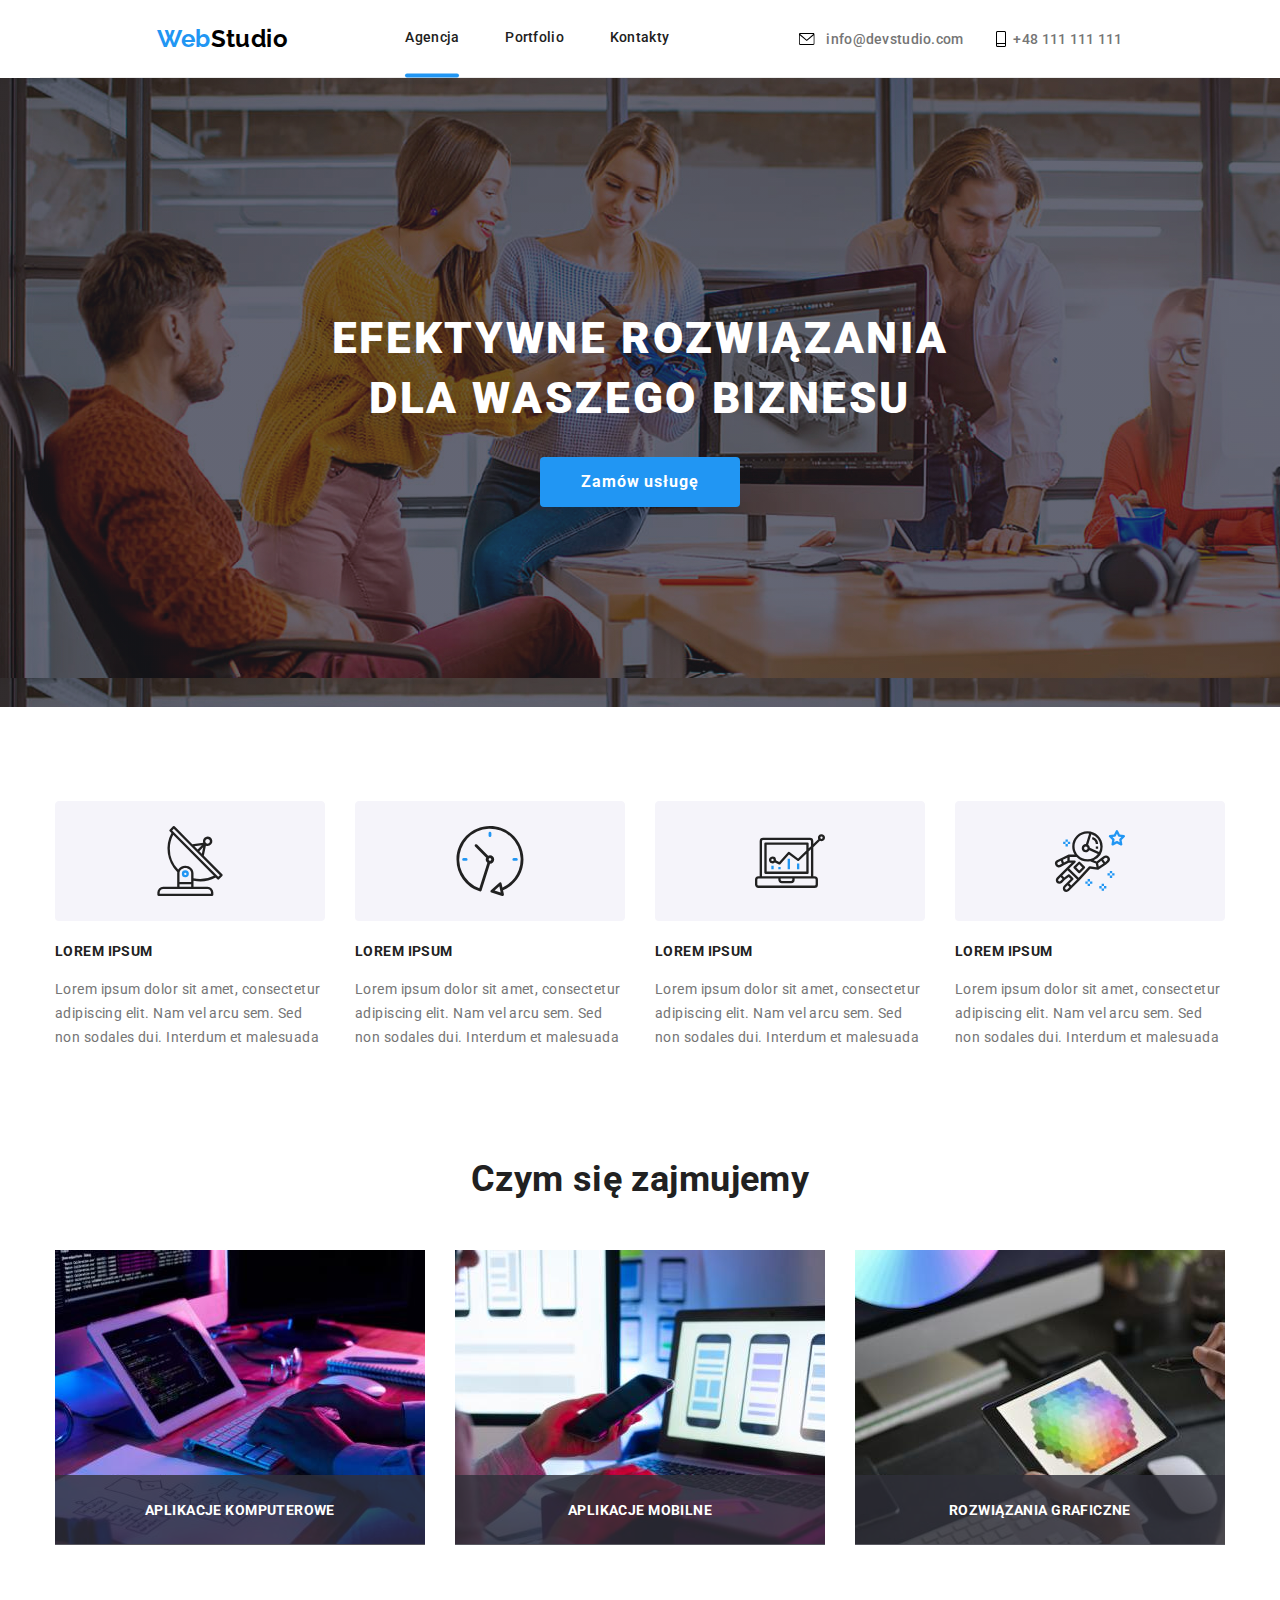
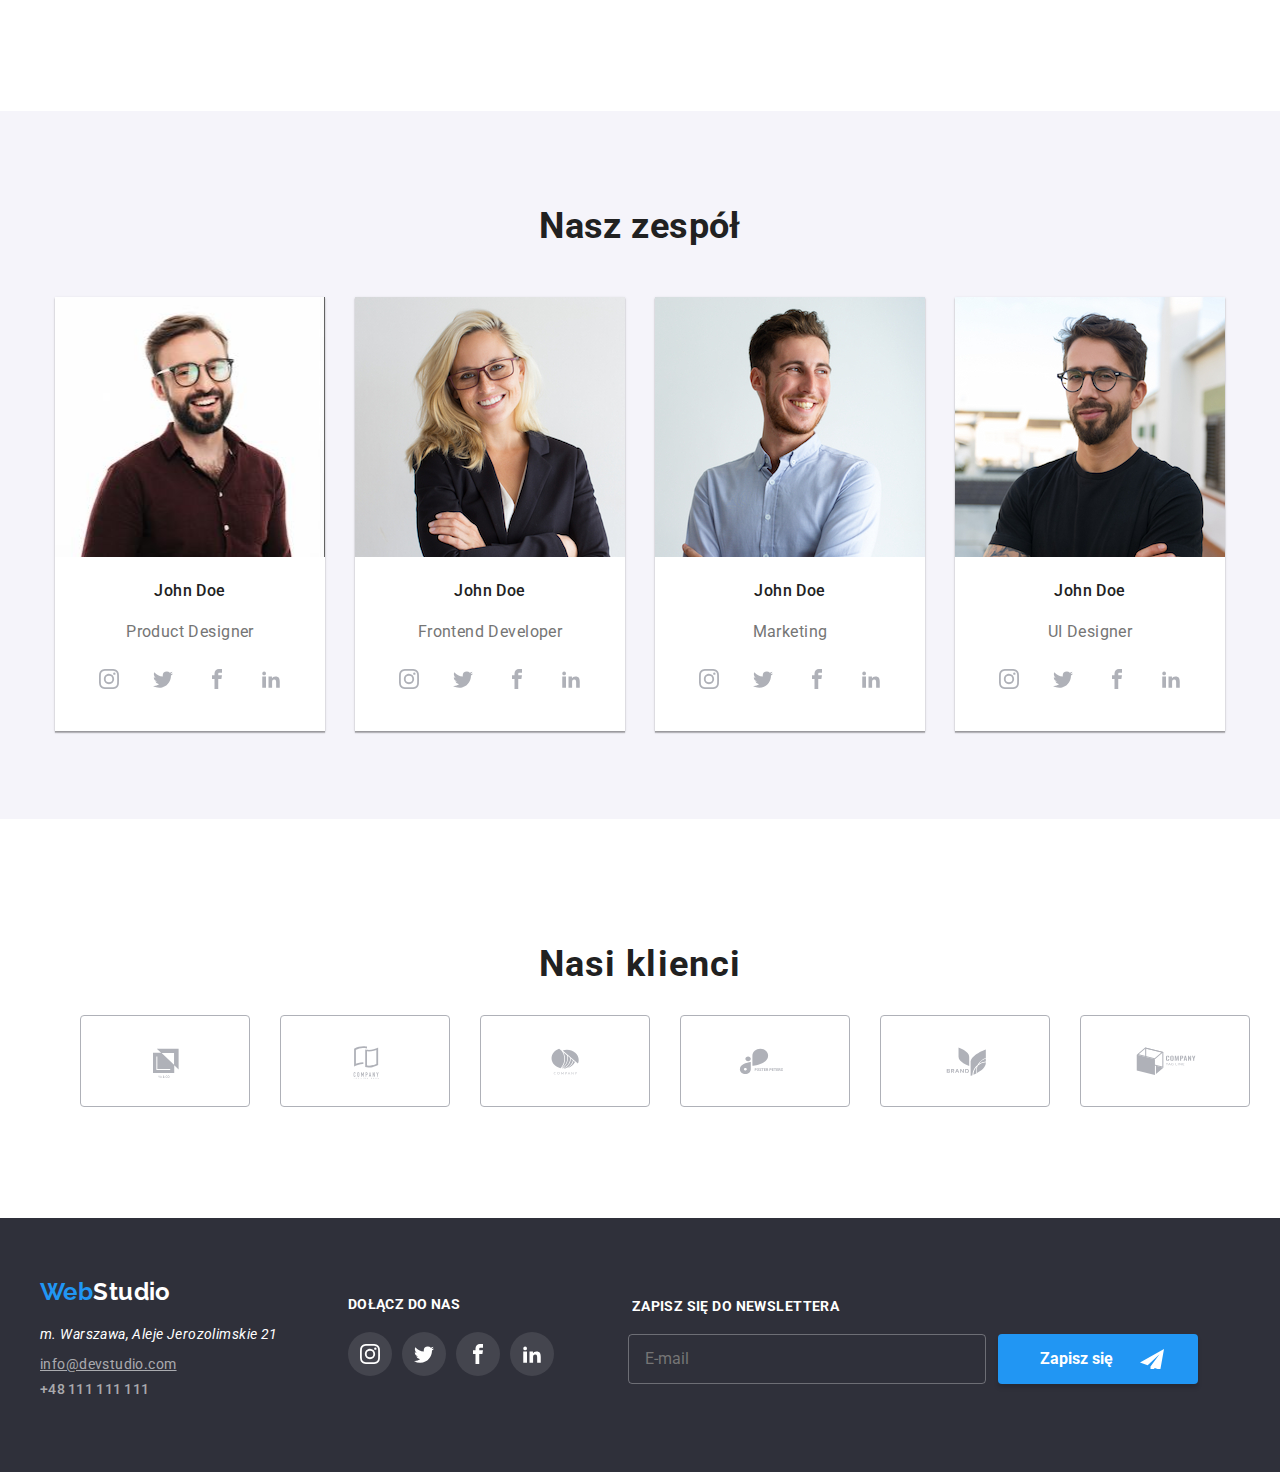
<file: index.html>
<!DOCTYPE html>
<html lang="pl-PL">
 <head> 
    <meta charset="UTF-8"/>
    <meta http-equiv="X-UA-Compatible" content="IE=edge" />
    <meta name="viewport" content="width=device-width, initial-scale=1.0" />
    <link rel="stylesheet" href="./css/modern-normalize.css">
    <link href="./css/styles.css" rel="stylesheet" />
    <title>Studio</title>
    <link rel="preconnect" href="https://fonts.googleapis.com">
    <link rel="preconnect" href="https://fonts.gstatic.com" crossorigin>
    <link href="https://fonts.googleapis.com/css2?family=Raleway:wght@700&family=Roboto:wght@400;500;700;900&display=swap" rel="stylesheet">
 </head> 
<body>
    <header class="header-container container">
        <a href="index.html" class="Logo"><span>Web</span>Studio</a>
        <nav class="nav-container">
        <ul class="nav-container-list">
            <li><a class="site-nav active" href="index.html">Agencja</a></li>
                <li><a class="site-nav" href="portfolio.html">Portfolio</a></li>
                <li><a class="site-nav" href="contacts.html">Kontakty</a></li>
            </ul>
        </nav>
            <ul class="nav-container-contact">
                <li><a class="contact" href="mailto:info@devstudio.com">
                    <svg class="contact-icon" width="16" height="12">
                        <use xlink:href="./images/icons.svg#icon-envelope"
                        width="16"
                        heigh="12"
                        y="-2"></use>
                    </svg>
                    info@devstudio.com</a></li>
                <li><a class="contact" href="tel:+48111111111">
                    <svg class="contact-icon" width="10" height="16">
                        <use xlink:href="./images/icons.svg#icon-smartphone"
                        width="10"
                        height="16"></use>
                    </svg>
                    +48 111 111 111
                </a></li>
            </ul>
        </header>
        <div class="background">
        <section class="main-background-container">
            <h1 class="main-header">EFEKTYWNE ROZWIĄZANIA <br />
                DLA WASZEGO BIZNESU</h1>
            <button class="main-button" type="button" data-modal-open>Zamów usługę</button>
        </section>
        </div>
        <section class="section">
            <div class="container">
            <ul class="lorem-text-container">
                <li>
                    <div class="lorem-icon">
                        <svg width="270" height="120">
                            <use xlink:href="./images/icons.svg#icon-group-1"></use>
                        </svg>
                    </div>
                    <h4 class="little-header">LOREM IPSUM</h4>
                    <p class="little-header-text">Lorem ipsum dolor sit amet, consectetur <br />
                         adipiscing elit. Nam vel arcu sem. Sed <br />
                         non sodales dui. Interdum et malesuada</p>
                </li>
                <li>
                    <div class="lorem-icon">
                        <svg width="270" height="120">
                            <use xlink:href="./images/icons.svg#icon-group-2"></use>
                        </svg>
                    </div>
                    <h4 class="little-header">LOREM IPSUM</h4>
                    <p class="little-header-text">Lorem ipsum dolor sit amet, consectetur <br />
                         adipiscing elit. Nam vel arcu sem. Sed <br />
                         non sodales dui. Interdum et malesuada</p>
                </li>
                <li>
                    <div class="lorem-icon">
                        <svg width="270" height="120">
                            <use xlink:href="./images/icons.svg#icon-group-3"></use>
                        </svg>
                    </div>
                    <h4 class="little-header">LOREM IPSUM</h4>
                    <p class="little-header-text">Lorem ipsum dolor sit amet, consectetur <br />
                         adipiscing elit. Nam vel arcu sem. Sed <br />
                         non sodales dui. Interdum et malesuada</p>
                </li>
                <li>
                    <div class="lorem-icon">
                        <svg width="270" height="120">
                            <use xlink:href="./images/icons.svg#icon-group-4"></use>
                        </svg>
                    </div>
                    <h4 class="little-header">LOREM IPSUM</h4>
                    <p class="little-header-text">Lorem ipsum dolor sit amet, consectetur <br />
                         adipiscing elit. Nam vel arcu sem. Sed <br />
                         non sodales dui. Interdum et malesuada</p>
                </li>
            </ul>
            </div>
        </section>
        <section class="section">
            <div class="container">
            <h2 class="team-header">Czym się zajmujemy</h2>
            <ul class="team-list">
                <li>
                <figure class="team-list-figure">
                    <img src="./images/boximg1.jpg" alt="Aplikacje komputerowe" width="370" height="294" />
                    <figcaption class="process-description">
                        APLIKACJE KOMPUTEROWE
                    </figcaption>
                </figure>
                </li>
                <li>
                <figure class="team-list-figure">
                    <img src="./images/boximg2.jpg" alt="Pisanie aplikacji mobilnych" width="370" height="294" />
                    <figcaption class="process-description">
                        APLIKACJE MOBILNE
                    </figcaption>
                </figure>
                </li>
                <li>
                <figure class="team-list-figure">
                    <img src="./images/boximg3.jpg" alt="Rozwiązania graficzne" width="370" height="294" />
                    <figcaption class="process-description">
                        ROZWIĄZANIA GRAFICZNE
                    </figcaption>
                </figure>
                </li>
            </ul>
            </div>
        </section>
        <section class="team-container-background section">
             <div class="team-container container">
            <h2 class="team-header required-padding">Nasz zespół</h2>
            <ul class="team-list">
                <li class="team-card">
                    <img src="./images/johndoe1.jpg" alt="John Doe" width="270" height="260" />
                    <h4 class="name-header">John Doe</h4>
                    <p class="team-card-proffesions">Product Designer</p>
                     <div class="team-icons">
                        <svg class="team-icon" width="44" height="44">
                            <use xlink:href="./images/icons.svg#icon-instagram"
                            width="20"
                            height="20"
                            x="12"
                            y="12"></use>
                        </svg>
                        <svg class="team-icon" width="44" height="44">
                            <use xlink:href="./images/icons.svg#icon-twitter"
                            width="20"
                            height="20"
                            x="12"
                            y="12"></use>
                        </svg>
                        <svg class="team-icon" width="44" height="44">
                            <use xlink:href="./images/icons.svg#icon-facebook"
                            width="20"
                            height="20"
                            x="12"
                            y="12"></use>
                        </svg>
                     <svg class="team-icon" width="44" height="44">
                            <use xlink:href="./images/icons.svg#icon-linkedin"
                            width="20"
                            height="20"
                            x="12"
                            y="12"></use>
                        </svg>
                     </div>
                </li>
                <li class="team-card">
                    <img src="./images/johndoe2.jpg" alt="John Doe" width="270" height="260" />
                    <h4 class="name-header">John Doe</h4>
                    <p class="team-card-proffesions">Frontend Developer</p>
                     <div class="team-icons">
                        <svg class="team-icon" width="44" height="44">
                            <use xlink:href="./images/icons.svg#icon-instagram"
                            width="20"
                            height="20"
                            x="12"
                            y="12"></use>
                        </svg>
                        <svg class="team-icon" width="44" height="44">
                            <use xlink:href="./images/icons.svg#icon-twitter"
                            width="20"
                            height="20"
                            x="12"
                            y="12"></use>
                        </svg>
                        <svg class="team-icon" width="44" height="44">
                            <use xlink:href="./images/icons.svg#icon-facebook"
                            width="20"
                            height="20"
                            x="12"
                            y="12"></use>
                        </svg>
                     <svg class="team-icon" width="44" height="44">
                            <use xlink:href="./images/icons.svg#icon-linkedin"
                            width="20"
                            height="20"
                            x="12"
                            y="12"></use>
                        </svg>
                     </div>
                </li>
                <li class="team-card">
                    <img src="./images/johndoe3.jpg" alt="John Doe" width="270" height="260" />
                    <h4 class="name-header">John Doe</h4>
                    <p class="team-card-proffesions">Marketing</p>
                     <div class="team-icons">
                        <svg class="team-icon" width="44" height="44">
                            <use xlink:href="./images/icons.svg#icon-instagram"
                            width="20"
                            height="20"
                            x="12"
                            y="12"></use>
                        </svg>
                        <svg class="team-icon" width="44" height="44">
                            <use xlink:href="./images/icons.svg#icon-twitter"
                            width="20"
                            height="20"
                            x="12"
                            y="12"></use>
                        </svg>
                        <svg class="team-icon" width="44" height="44">
                            <use xlink:href="./images/icons.svg#icon-facebook"
                            width="20"
                            height="20"
                            x="12"
                            y="12"></use>
                        </svg>
                     <svg class="team-icon" width="44" height="44">
                            <use xlink:href="./images/icons.svg#icon-linkedin"
                            width="20"
                            height="20"
                            x="12"
                            y="12"></use>
                        </svg>
                     </div>
                </li>
                <li class="team-card">
                    <img src="./images/johndoe4.jpg" alt="John Doe" width="270" height="260" />
                    <h4 class="name-header">John Doe</h4>
                    <p class="team-card-proffesions">UI Designer</p>
                     <div class="team-icons">
                        <svg class="team-icon" width="44" height="44">
                            <use xlink:href="./images/icons.svg#icon-instagram"
                            width="20"
                            height="20"
                            x="12"
                            y="12"></use>
                        </svg>
                        <svg class="team-icon" width="44" height="44">
                            <use xlink:href="./images/icons.svg#icon-twitter"
                            width="20"
                            height="20"
                            x="12"
                            y="12"></use>
                        </svg>
                        <svg class="team-icon" width="44" height="44">
                            <use xlink:href="./images/icons.svg#icon-facebook"
                            width="20"
                            height="20"
                            x="12"
                            y="12"></use>
                        </svg>
                        <svg class="team-icon" width="44" height="44">
                            <use xlink:href="./images/icons.svg#icon-linkedin"
                            width="20"
                            height="20"
                            x="12"
                            y="12"></use>
                        </svg>
                     </div>
                </li>
            </ul>
             </div>
        </section>
        <section class="clients-container section">
                <div class="container">
                <h2 class="clients-header">Nasi klienci</h2>
                <ul class="clients-icons">
                    <li>
                    <svg class="clients-icon" width="170" height="92">
                        <use xlink:href="./images/icons.svg#icon-client-1"
                        width="106"
                        height="60"
                        x="32"
                        y="16"></use>
                    </svg>
                    </li>
                    <li>
                    <svg class="clients-icon" width="170" height="92">
                        <use xlink:href="./images/icons.svg#icon-client-2"
                        width="106"
                        height="60"
                        x="32"
                        y="16"></use>
                    </svg>
                    </li>
                    <li>
                    <svg class="clients-icon" width="170" height="92">
                        <use xlink:href="./images/icons.svg#icon-client-3"
                        width="106"
                        height="60"
                        x="32"
                        y="16"></use>
                    </svg>
                    </li>
                    <li>
                    <svg class="clients-icon" width="170" height="92">
                        <use xlink:href="./images/icons.svg#icon-client-4"
                        width="106"
                        height="60"
                        x="32"
                        y="16"></use>
                    </svg>
                    </li>
                    <li>
                    <svg class="clients-icon" width="170" height="92">
                        <use xlink:href="./images/icons.svg#icon-client-5"
                        width="106"
                        height="60"
                        x="32"
                        y="16"></use>
                    </svg>
                    </li>
                    <li>
                    <svg class="clients-icon" width="170" height="92">
                        <use xlink:href="./images/icons.svg#icon-client-6"
                        width="106"
                        height="60"
                        x="32"
                        y="16"></use>
                    </svg>
                    </li>
                </ul>
                </div>
        </section>
    </main>
    <footer class="footer-container">
        <div class="footer-container-list container">
            <div class="footer-adress-container">
        <a class="Logo footer-logo" href="index.html"><span>Web</span>Studio</a>
        <address class="footer-adress-text">m. Warszawa, Aleje Jerozolimskie 21</address>
            <ul class="footer-contacts">
                <li><a class="email-contact"  href="mailto:info@devstudio.com">info@devstudio.com</a></li>
                <li><a class="contact"  href="tel:+48111111111">+48 111 111 111</a></li>
            </ul>
            </div>
        <div class="footer-icons-container">
            <h4 class="footer-icons-header">DOŁĄCZ DO NAS</h4>
            <ul class="footer-icons-list">
                <li>
                    <svg class="footer-icon" width="44" height="44">
                        <use xlink:href="./images/icons.svg#icon-instagram"
                        width="20"
                        height="20"
                        x="12"
                        y="12"></use>
                    </svg>
                </li>
                <li>
                    <svg class="footer-icon" width="44" height="44">
                        <use xlink:href="./images/icons.svg#icon-twitter"
                        width="20"
                        height="20"
                        x="12"
                        y="12"></use>
                    </svg>
                </li>
                <li>
                    <svg class="footer-icon" width="44" height="44">
                        <use xlink:href="./images/icons.svg#icon-facebook"
                        width="20"
                        height="20"
                        x="12"
                        y="12"></use>
                    </svg>
                </li>
                <li>
                    <svg class="footer-icon" width="44" height="44">
                        <use xlink:href="./images/icons.svg#icon-linkedin"
                        width="20"
                        height="20"
                        x="12"
                        y="12"></use>
                    </svg>
                </li>
            </ul>
        </div>
            <div>
                <h4 class="sign-up-header">ZAPISZ SIĘ DO NEWSLETTERA</h4>
                <div class="sign-up-container">
                <input type="text" class="sign-up" placeholder="E-mail"/>
                <button type="submit" class="sign-up-button"><span class="sign-up-btn-text">Zapisz się</span>
                <svg class="sign-up-svg">
                    <use xlink:href="./images/icons.svg#icon-send"
                    width="24"
                    height="24"
                    x="100"
                    y="4"
                    ></use>
                </svg>
                </button>
                </div>
            </div>
        </div>
    </footer>
    <div class="backdrop is-hidden" data-modal>
        <div class="modal">
            <button class="close-button" type="button" data-modal-close>X</button>
            <h6 class="form-header">Zostaw swoje dane w formularzu poniżej</h6>
            <label for="users-name" class="form-input-description">
                Imie
                <svg class="form-icons position1">
                    <use xlink:href="./images/icons.svg#icon-person"
                    width="12"
                    height="12"
                    ></use>
                </svg>
                <input name="user-name" type="text" class="form-input" id="users-name"/>
            </label>
            <label for="phone-number" class="form-input-description">
                Telefon
                <svg class="form-icons position2">
                    <use xlink:href="./images/icons.svg#icon-phone"
                    width="13"
                    height="13">
                </use>
                </svg>
                <input type="tel" name="phone-number" class="form-input" id="phone-number"/>
            </label>
            <label for="email" class="form-input-description">
                Email
                <svg class="form-icons position3">
                    <use xlink:href="./images/icons.svg#icon-email"
                    width="15"
                    height="12">
                    </use>
                </svg>
                <input type="email" name="email" class="form-input" id="email"/>
            </label>
            <label>Komentarz
                <textarea name="comment" placeholder="Wprowadź tekst" class="form-input comment"></textarea>
            </label>
            <label class="terms-of">
                <input type="checkbox"/>
                <svg class="check-svg">
                    <use xlink:href="./images/icons.svg#icon-tick"
                    width="11"
                    height="8"
                    x="1"
                    y="3">
                    </use>
                </svg>
                <span class="check-text"></span> Oświadczam iż akceptuję
                <a href="#" class="blue-text">Regulamin</a> i
                <a href="#" class="blue-text">Politykę Prywatności.</a>
            </label>
            <label>
                <button type="submit" class="submit-button">Wyślij</button>
            </label>
        </div>
    </div>
    <script src="./js/modal.js"></script>
</body>
</html>
</file>
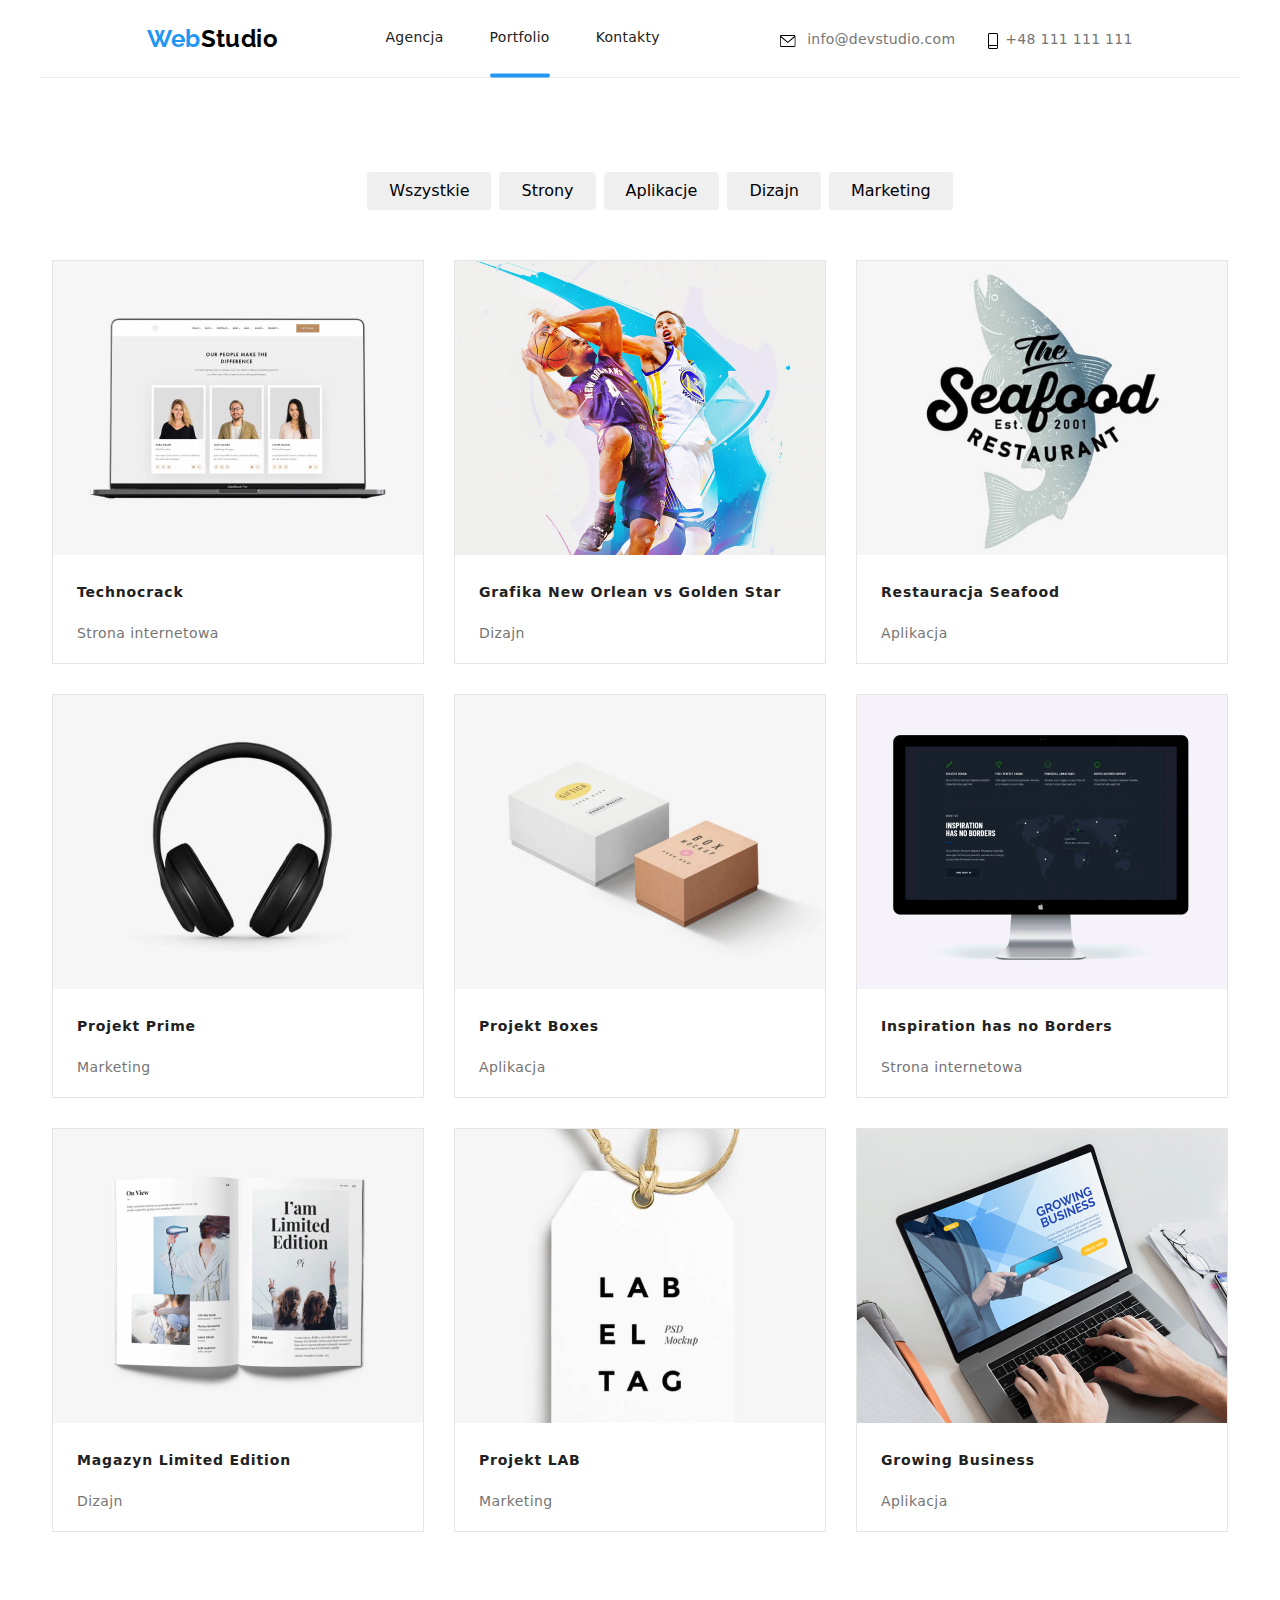
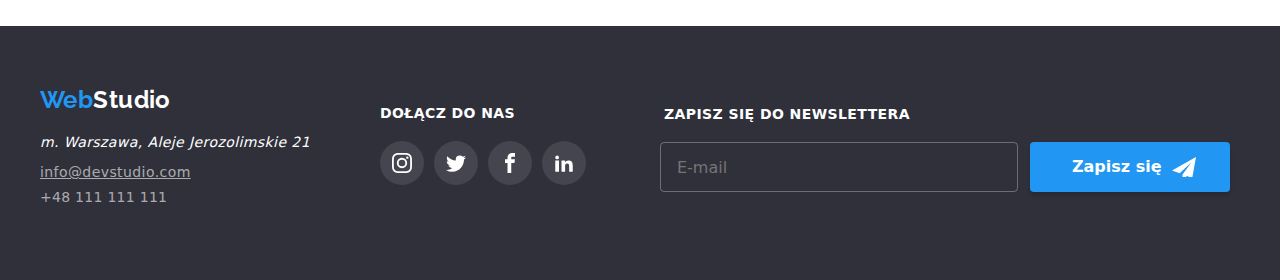
<file: portfolio.html>
<!DOCTYPE html>
<html lang="pl-PL">
    <head>
        <meta charset="UTF-8" />
        <meta http-equiv="X-UA-Compatible" content="IE=edge" />
        <meta name="viewport" content="width=device-width, initial-scale=1.0" />
        <link href="./css/styles.css" rel="stylesheet" />
        <title>Portfolio</title>
        <link rel="preconnect" href="https://fonts.googleapis.com">
        <link rel="preconnect" href="https://fonts.gstatic.com" crossorigin>
        <link href="https://fonts.googleapis.com/css2?family=Raleway:wght@700&family=Roboto:wght@400;500;700;900&display=swap" rel="stylesheet">
        <link rel="stylesheet" href="./css/modern-normalize.css">
    </head>
    <body>
        <header class="header-container container">
            <a href="index.html" class="Logo"> <span>Web</span>Studio</a>
            <nav class="nav-container">
            <ul class="nav-container-list">
                    <li><a class="site-nav" href="index.html">Agencja</a></li>
                    <li><a class="site-nav active" href="portfolio.html">Portfolio</a></li>
                    <li><a class="site-nav" href="contacts.html">Kontakty</a></li>
                </ul>
            </nav>
            <ul class="nav-container-contact">
                    <li><a class="contact" href="mailto:info@devstudio.com">
                        <svg class="contact-icon" width="16" height="12">
                            <use xlink:href="./images/icons.svg#icon-envelope"></use>
                        </svg>
                    info@devstudio.com</a></li>
                    <li><a class="contact" href="tel:+48111111111">
                        <svg class="contact-icon" width="10" height="16">
                            <use xlink:href="./images/icons.svg#icon-smartphone"></use>
                        </svg>
                    +48 111 111 111</a></li>
                </ul>
        </header>
        <main>
            <section>
            <div class="container">
            <ul class="nav-button-container-list">
                <li><button class="nav-button" type="button">Wszystkie</button></li>
                <li><button class="nav-button" type="button">Strony</button></li>
                <li><button class="nav-button" type="button">Aplikacje</button></li>
                <li><button class="nav-button" type="button">Dizajn</button></li>
                <li><button class="nav-button" type="button">Marketing</button></li>
            </ul>
            </div>
            </section>
            <section>
                <div class="container">
                <ul class="card-container-list">
                    <li class="card">
                        <div class="card-description">
                            <div class="card-animation">
                              <p>
                                Technocrack jest popularną<br />
                                platformą wykorzystywaną do<br />
                                rozpowszechniania koronawirusa.<br />
                                Firmy wykorzystują tę platformę do<br />
                                celów szpiegowskich i ataków na<br />
                                niezabezpieczone serwery <br />konkurencji
                              </p>
                            </div>
                          </div>
                        <img src="./images/Porftolio1.jpg" alt="Making a difference" width="370" height="294" />
                        <h4 class="little-picture-header">Technocrack</h4>
                        <p class="card-text">Strona internetowa</p>
                    </li>
                    <li class="card">
                        <div class="card-description">
                            <div class="card-animation">
                              <p>
                                Technocrack jest popularną<br />
                                platformą wykorzystywaną do<br />
                                rozpowszechniania koronawirusa.<br />
                                Firmy wykorzystują tę platformę do<br />
                                celów szpiegowskich i ataków na<br />
                                niezabezpieczone serwery <br />konkurencji
                              </p>
                            </div>
                          </div>
                        <img src="./images/Portfolio2.jpg" alt="Guys playin basketball" width="370" height="294"/>
                        <h4 class="little-picture-header">Grafika New Orlean vs Golden Star</h4>
                        <p class="card-text">Dizajn</p>
                    </li>
                    <li  class="card">
                        <div class="card-description">
                            <div class="card-animation">
                              <p>
                                Technocrack jest popularną<br />
                                platformą wykorzystywaną do<br />
                                rozpowszechniania koronawirusa.<br />
                                Firmy wykorzystują tę platformę do<br />
                                celów szpiegowskich i ataków na<br />
                                niezabezpieczone serwery <br />konkurencji
                              </p>
                            </div>
                          </div>
                        <img src="./images/Portfolio3.jpg" alt="Banner of a seafood restaurant" width="370" height="294"/>
                        <h4 class="little-picture-header">Restauracja Seafood</h4>
                        <p class="card-text">Aplikacja</p>
                    </li>
                    <li  class="card">
                        <div class="card-description">
                            <div class="card-animation">
                              <p>
                                Technocrack jest popularną<br />
                                platformą wykorzystywaną do<br />
                                rozpowszechniania koronawirusa.<br />
                                Firmy wykorzystują tę platformę do<br />
                                celów szpiegowskich i ataków na<br />
                                niezabezpieczone serwery <br />konkurencji
                              </p>
                            </div>
                          </div>
                        <img src="./images/Portfolio4.jpg" alt="Picture of headphones" width="370" height="294"/>
                        <h4 class="little-picture-header">Projekt Prime</h4>
                        <p class="card-text">Marketing</p>
                    </li>
                    <li  class="card">
                        <div class="card-description">
                            <div class="card-animation">
                              <p>
                                Technocrack jest popularną<br />
                                platformą wykorzystywaną do<br />
                                rozpowszechniania koronawirusa.<br />
                                Firmy wykorzystują tę platformę do<br />
                                celów szpiegowskich i ataków na<br />
                                niezabezpieczone serwery <br />konkurencji
                              </p>
                            </div>
                          </div>
                        <img src="./images/Portfolio5.jpg" alt="Picture of two boxes" width="370" height="294"/>
                        <h4 class="little-picture-header">Projekt Boxes</h4>
                        <p class="card-text">Aplikacja</p>
                    </li>
                    <li  class="card">
                        <div class="card-description">
                            <div class="card-animation">
                              <p>
                                Technocrack jest popularną<br />
                                platformą wykorzystywaną do<br />
                                rozpowszechniania koronawirusa.<br />
                                Firmy wykorzystują tę platformę do<br />
                                celów szpiegowskich i ataków na<br />
                                niezabezpieczone serwery <br />konkurencji
                              </p>
                            </div>
                          </div>
                        <img src="./images/Portfolio6.jpg" alt="Motivational quote display on a screen" width="370" height="294"/>
                        <h4 class="little-picture-header">Inspiration has no Borders</h4>
                        <p class="card-text">Strona internetowa</p>
                    </li>
                    <li  class="card">
                        <div class="card-description">
                            <div class="card-animation">
                              <p>
                                Technocrack jest popularną<br />
                                platformą wykorzystywaną do<br />
                                rozpowszechniania koronawirusa.<br />
                                Firmy wykorzystują tę platformę do<br />
                                celów szpiegowskich i ataków na<br />
                                niezabezpieczone serwery <br />konkurencji
                              </p>
                            </div>
                          </div>
                        <img src="./images/Portfolio7.jpg" alt="Picture of a magazine" width="370" height="294"/>
                        <h4 class="little-picture-header">Magazyn Limited Edition</h4>
                        <p class="card-text">Dizajn</p>
                    </li>
                    <li  class="card">
                        <div class="card-description">
                            <div class="card-animation">
                              <p>
                                Technocrack jest popularną<br />
                                platformą wykorzystywaną do<br />
                                rozpowszechniania koronawirusa.<br />
                                Firmy wykorzystują tę platformę do<br />
                                celów szpiegowskich i ataków na<br />
                                niezabezpieczone serwery <br />konkurencji
                              </p>
                            </div>
                          </div>
                        <img src="./images/Portfolio8.jpg" alt="Picture of a label tag" width="370" height="294"/>
                        <h4 class="little-picture-header">Projekt LAB</h4>
                        <p class="card-text">Marketing</p>
                    </li>
                    <li  class="card">
                        <div class="card-description">
                            <div class="card-animation">
                              <p>
                                Technocrack jest popularną<br />
                                platformą wykorzystywaną do<br />
                                rozpowszechniania koronawirusa.<br />
                                Firmy wykorzystują tę platformę do<br />
                                celów szpiegowskich i ataków na<br />
                                niezabezpieczone serwery <br />konkurencji
                              </p>
                            </div>
                          </div>
                        <img src="./images/Portfolio9.jpg" alt="Picutre of a man typing sth on his laptop" width="370" height="294"/>
                        <h4 class="little-picture-header">Growing Business</h4>
                        <p class="card-text">Aplikacja</p>
                    </li>
                </ul>
                </div>
            </section>
        </main>
            <footer class="footer-container">
                <div class="footer-container-list container">
                    <div class="footer-adress-container">
                <a class="Logo footer-logo" href="index.html"><span>Web</span>Studio</a>
                    <address class="footer-adress-text">m. Warszawa, Aleje Jerozolimskie 21</address>
                    <ul class="footer-contacts">
                        <li><a class="email-contact" href="mailto:info@devstudio.com">info@devstudio.com</a></li>
                        <li><a class="contact" href="tel:+48111111111">+48 111 111 111</a></li>
                    </ul>
                    </div>
                <div class="footer-icons-container">
                    <h4 class="footer-icons-header">DOŁĄCZ DO NAS</h4>
                <ul class="footer-icons-list">
                    <li>
                        <svg class="footer-icon" width="44" height="44">
                            <use xlink:href="./images/icons.svg#icon-instagram"
                            width="20"
                            height="20"
                            x="12"
                            y="12"></use>
                        </svg>
                    </li>
                    <li>
                        <svg class="footer-icon" width="44" height="44">
                            <use xlink:href="./images/icons.svg#icon-twitter"
                            width="20"
                            height="20"
                            x="12"
                            y="12"></use>
                        </svg>
                    </li>
                    <li>
                        <svg class="footer-icon" width="44" height="44">
                            <use xlink:href="./images/icons.svg#icon-facebook"
                            width="20"
                            height="20"
                            x="12"
                            y="12"></use>
                        </svg>
                    </li>
                    <li>
                        <svg class="footer-icon" width="44" height="44">
                            <use xlink:href="./images/icons.svg#icon-linkedin"
                            width="20"
                            height="20"
                            x="12"
                            y="12"></use>
                        </svg>
                    </li>
                </ul>
            </div>
           <div>
                <h4 class="sign-up-header">ZAPISZ SIĘ DO NEWSLETTERA</h4>
                <div class="sign-up-container">
                <input type="text" class="sign-up" placeholder="E-mail"/>
                <button type="submit" class="sign-up-button"><span class="sign-up-btn-text">Zapisz się</span>
                <svg class="sign-up-svg">
                    <use xlink:href="./images/icons.svg#icon-send"
                    width="24"
                    height="24"
                    x="100"
                    y="4"
                    ></use>
                </svg>
                </button>
                </div>
            </div>
        </div>
    </footer>
</body>
</html>
</file>
<file: css/styles.css>
:root {
    --blue:#2196F3 ;
    --black:#000000 ;
    --white:#FFFFFF ; 
    --main-text-color:#757575 ;
    --background-grey:#2F303A ; 
    --header-black:#212121 ; 
    --background-white:#F5F4FA ; /* button background */
    --main-background-white:#E5E5E5 ;
    --footer-link:rgba(255, 255, 255, 0.6);
    --icon-fill:#AFB1B8;
    --footer-icon:rgba(255, 255, 255, 0.1);
    --icon-border:#AFB1B8;
}

body {
    font-family:"Roboto", "Raleway", sans-serif ;
    color:var(--main-text-color);
    font-size:14px;
    letter-spacing: 0.03em;
}
.Logo{
    color:#000000;
    font-family: Raleway;
    font-size: 24px;
    font-weight: 700;
    line-height: 1.173;
    text-decoration: none;
}
.Logo>span {
    color:var(--blue);
}
ul {
    list-style: none;
}
.site-nav{
    font-weight: 500;
    color:var(--header-black);
    letter-spacing:0.02em;
    text-decoration: none;
    line-height: 1.2;
    transition: 250ms cubic-bezier(0.4, 0, 0.2, 1);
}
.site-nav:hover, .site-nav:focus {
    color:var(--blue);
}
.active::after {
    content:"";
    display: block;
    width:100%;
    height:4px;
    background-color: var(--blue);
    border-radius: 2px;
    bottom: 0;
    left:0;
    transform: translateY(28.5px);
}
.contact {
    color: var(--main-text-colormain-text-color);
    font-weight: 500;
    letter-spacing: 00.02em;
    text-decoration:none;
    line-height: 1.172;
    position: relative;
    transition: 250ms cubic-bezier(0.4, 0, 0.2, 1);
}
.contact:hover,.contact:focus, .contact-icon:hover,.contact-icon:focus {
    color:var(--blue);
    fill:var(--blue)
}
.contact-icon{
    margin-right: 10px;
    height:20px;
    position: absolute;
    transform: translateX(-170%);
    transform: translateY();
}
.background{
    width:100%;
    background-color: var(--background-grey);
}
.main-background-container{
        text-align: center;
        padding: 200px;
        max-width: 1600px;
        width: 100%;
        height: 600px;
        height: auto;
        display: flex;
        background-color: var(--background-grey);
        background-image: linear-gradient(rgba(47, 48, 58, 0.4),rgba(47, 48, 58, 0.4)),url("../images/backgroundimg.jpg");
        justify-content: center;
        align-items: center;
        flex-direction: column;
        box-sizing: border-box;
        margin: auto;
}
.main-header{
    text-align: center;
    font-weight: 900;
    color:var(--white);
    font-size: 44px;
    letter-spacing:0.06em ;
    line-height:1.364;

}
.main-button{

    cursor: pointer;
    font-size:16px ;
    font-weight:700 ;
    border-radius: 4px;
    text-align: center;
    line-height: 1.875;
    color: var(--white);
    background-color: var(--blue);
    border: none;
    letter-spacing: 00.06em;
    width: 200px;
    height: 50px;
    transition: 250ms cubic-bezier(0.4, 0, 0.2, 1);
    }
.main-button:hover,.main-button:focus,.main-button:active{
    background-color: #135a91;
}
.lorem-text-container{
    display: flex;
    justify-content: center;
    flex-direction: row;
    gap: 30px;
    padding: 0;
    margin: 0;
}
.little-header{
    font-weight: 700;
    color:var(--header-black);
    line-height: 1.172;
}
.little-header-text {
    line-height: 1.714;
}
.process-description{
    text-align: center;
    color: var(--white);
    font-weight: 700;
    background-color: rgba(47, 48, 58, 0.8);
    height: 70px;
    position: relative;
    padding: 27px 0;
    top: -72px;
}
.team-container-background{
    background-color: var(--background-white);
    padding:0;  
    align-items: center;
}
.team-container{
    width:100%;
    height: 708px;
    align-items: center;
    flex-direction: column;
}
.team-header{
    text-align: center;
    font-weight: 700;
    font-size: 36px;
    color:var(--header-black);
    line-height:1.171;
    margin: 0 0 50px 0;
    justify-content:center;
}
.required-padding{
    padding-top: 94px;
}
.team-list{
    display: flex;
    flex-direction: row;
    justify-content: center;
    padding-left:0;
    gap:30px;
}
.team-list-figure{
    margin:0;
}
.team-card{
    box-shadow: 0px 1px 3px rgba(0, 0, 0, 0.12), 0px 1px 1px rgba(0, 0, 0, 0.14), 0px 2px 1px rgba(0, 0, 0, 0.2);
    border-radius: 0px, 0px, 4px,4px;
    text-align: center;
    margin: 0;
    background-color: var(--white);

}
.team-card-proffesions{
    line-height: 1.1875;
    font-size: 16px;
    margin:0 0 16px 0;
}
.team-icons{
    gap: 10px;
    display: flex;
    margin-bottom: 30px;
    justify-content: center;
}
.team-icon{
    width: 44px;
    height: 44px;
    background-color: var(--white);
    border-radius: 50%;
    fill: var(--icon-fill);
    justify-content: center;
    transition: 250ms cubic-bezier(0.4, 0, 0.2, 1);
}
.team-icon:hover,.team-icon:focus{
    fill: var(--white);
    cursor: pointer;
    background-color: var(--blue);
}
.name-header{
    font-weight: 500;
    font-size:16px ;
    color:var(--header-black);
    line-height: 1.171;
}
.nav-button{
    cursor: pointer;
    font-size:16px ;
    font-weight:500 ;
    border-radius: 4px;
    text-align:center;
    line-height: 1.625;
    border:none;
    padding: 6px 22px;
    transition: 250ms cubic-bezier(0.4, 0, 0.2, 1);
}
.nav-button:hover, .nav-button:focus{
    background-color: var(--blue);
    color:var(--white);
    box-shadow: 0px 3px 1px rgba(0, 0, 0, 0.1), 0px 1px 2px rgba(0, 0, 0, 0.08), 0px 2px 2px rgba(0, 0, 0, 0.12);
}
.little-picture-header {
    display:flex ;
    font-weight: 700;
    color: var(--header-black);
    letter-spacing: 00.06em;
    line-height: 2;
    margin: 20px 0 4px 24px;
    align-items: center;
}
.card-text{
    line-height: 1.875;
    padding: 0 0 0 24px;
    
}
.container{
    width: 1200px;
    margin: 0 auto;
}
.header-container{
    display:flex;
    align-items: center;
    justify-content: space-evenly;
    padding: 25px 0 24px 0;
    flex-direction:row;
    border-bottom: 1px solid #ECECEC;;
}
.nav-container-list{
    display:flex;
    margin:0;
    gap:46px;
    padding: 0;
}
.nav-container-contact{
    display: flex;
    gap: 50px;
    margin-left: auto;
    margin: 0;
}
.nav-button-container-list{
    display:flex;
    justify-content: center;
    gap:8px;
    margin:94px 0 0 0;
}
.card-container-list{
    display:flex;
    flex-wrap:wrap;
    margin-top: 50px;
    margin-bottom: 94px;
    justify-content: center;
    padding:0;
    gap:30px;
}
.card{
    flex-basis:calc((100% -90px)/4);
    background: var(--white);
    border: 1px solid var(--main-background-white);
    height: 404px;
    margin:0;
    transition: 250ms cubic-bezier(0.4, 0, 0.2, 1);
}
.card:focus,.card:hover{
    box-shadow: 0px 1px 1px rgba(0, 0, 0, 0.12), 0px 4px 4px rgba(0, 0, 0, 0.06), 1px 4px 6px rgba(0, 0, 0, 0.16);
}
.card-description{
    text-align: start;
    width: 370px;
    position: absolute;
    overflow: hidden;
    transition: 250ms cubic-bezier(0.4, 0, 0.2, 1);
}
.card-animation{
    display: inline-block;
    background-color: rgba(33, 150, 243, 0.9);
    font-size: 18px;
    line-height: 1.6;
    letter-spacing: 0.03em;
    transition: 250ms cubic-bezier(0.4, 0, 0.2, 1);
    position: relative;
    width: 372px;
    height: 294px;
    color: var(--white);
    padding-left: 24px;
    padding-top: 25px;
    transform: translateY(100%);
}
.card-description:hover .card-animation{
    transform:translateY(0);
}
.clients-container{
    display: flex;
    justify-content: center;
    align-items: center;
    flex-direction:column;

}
.clients-header{
    font-weight: 700;
    font-size: 36px;
    line-height: 42px;
    text-align: center;
    letter-spacing: 0.03em;
    color: var(--header-black);
}
.clients-icons{
    display: flex;
    gap: 30px;
}
.clients-icon{
    border-radius: 4px;
    border: var(--icon-border) solid 1px;
    width: 170px;
    height: 92px;
    fill: var(--icon-fill);
    transition: 250ms cubic-bezier(0.4, 0, 0.2, 1);
}
.clients-icon:hover,.clients-icon:focus {
    fill: var(--blue);
    border: var(--blue) solid 1px;
    cursor: pointer;
}
.clients-icon:hover path,.clients-icon:focus path{
    fill: var(--blue);
}
.footer-container{
    width:100%;
    background-color:var(--background-grey);
    padding: 60px 0;
    display: flex;
}
.footer-container-list{
    display:flex;
    flex-direction: column;
    color: var(--white);
    flex-direction: row;
}
.footer-adress-contaier{
    width:246px;
}
.footer-logo{
    color:var(--white)
}
.footer-adress-text{
    margin: 20px 0 0 0;
}
.footer-contacts{
    padding:0;
    color: var(--footer-link);
}
.footer-contacts li {
    margin: 9px 0 9px 0;
}
.email-contact{
    text-decoration-line: underline;
    color: var(--footer-link)
}
.footer-icons-container{
    display: flex;
    margin: 0;
    flex-direction: column;
}
.footer-icons-header{
    font-style: normal;
    font-weight: 700;
    font-size: 14px;
    line-height: 16px;
    letter-spacing: 0.03em;
    color: var(--white);
    margin-left: 70px;
    margin-bottom: 20px;
}
.footer-icons-list{
    display: flex;
    gap: 10px;
    margin-left: 70px;
    padding: 0;
    margin-top: 0;
}
.footer-icon{
    fill: var(--white);
    background-color: var(--footer-icon);
    border-radius: 50%;
    width: 44px;
    height: 44px;
    transition: 250ms cubic-bezier(0.4, 0, 0.2, 1);
}
.footer-icon:hover,.footer-icon:focus{
    background-color: var(--blue);
    cursor: pointer;
    caret-color: var(--black);
}
.sign-up-header {
    font-weight: 700;
    color: var(--white);
    text-transform: uppercase;
    margin: 20px 0 20px 78px;
    font-weight: 14px;
}
.sign-up-container{
    display: flex;
    flex-direction: row;
}
.sign-up {
    background-color: rgba(0, 0, 0, 0);
    border: solid rgba(255, 255, 255, 0.3) 1px;
    border-radius: 4px;
    width: 358px;
    height: 50px;
    color: rgba(255, 255, 255, 0.6);
    padding: 16px;
    margin-left: 74px;
    font-size: 16px;
    margin-top: 0;
}
.sign-up-button {
    background-color: var(--blue);
    color: var(--white);
    box-shadow: 0px 4px 4px rgba(0, 0, 0, 0.15);
    width: 200px;
    height: 50px;
    align-items: baseline;
    font-size: 16px;
    font-weight: 700;
    border-radius: 4px;
    border-style: none;
    margin-left: 12px;
    text-align: left;
    padding-left: 42px;
    cursor: pointer;
    transition: 250ms cubic-bezier(0.4, 0, 0.2, 1);
}
.sign-up-button:hover,.sign-up-button:focus,.sign-up-button:active{
    background-color: #135a91;
}
.sign-up-btn-text{
    position: absolute;
    align-items: center;
    justify-items: center;
    margin-top: 5px;
}
.sign-up-svg {
    width: 150px;
    height: 24px;
    fill: var(--white);
}
.section{
    margin: 94px 0 94px 0;
}
.backdrop{
    position:fixed;
    left: 0;
    top:0;
    width: 100%;
    height: 100%;
    background-color: rgba(0, 0, 0, 0.2);
    transition: all 250ms ease-in;
}
.modal{
    position: absolute;
    top:50%;
    left: 50%;
    transform: translate(-50%,-50%);
    width:528px;
    min-height: 581px;
    background-color: var(--white);
    display: flex;
    flex-direction: column;
    align-items: center;
    font-size: 12px;
    gap: 10px;
    color: var(--main-text-color);
}
.close-button{
    position: absolute;
    top:8px;
    right: 8px;
    width: 30px;
    height: 30px;
    background-color: var(--white);
    border: 1px solid rgba(0, 0, 0, 0.1);
    border-radius: 50%;
    cursor: pointer;
    transition: 250ms cubic-bezier(0.4, 0, 0.2, 1);
}
.close-button:hover,
.close-button:focus{
    background-color:#AFB1B8;
}
.is-hidden{
    opacity: 0;
    visibility: hidden;
    pointer-events:none;
    transition: all 250ms ease-in;
}
.form-header{
    font-style: normal;
    font-weight: 700;
    font-size: 20px;
    line-height: 1.172;
    color: var(--header-black);
    margin: 40px 0 20px 0;
}
.form-input{
    width: 448px;
    height: 40px;
    display: block;
    margin: 4px 0 0 0;
    border-radius: 4px;
    border: rgba(33, 33, 33, 0.2) 1px solid;
    padding: 0 0 0 30px;
    transition: 250ms cubic-bezier(0.4, 0, 0.2, 1);
}
.form-input-description:hover>.form-input,
.form-input-description:focus>.form-input {
    border: var(--blue) 1px solid;
    box-shadow: none;
    outline: none;
}
.form-input-description:hover>.form-icons,
.form-input-description:focus>.form-icons {
    fill: var(--blue); 
} 
.comment{
    resize: none;
    width: 448px;
    height: 120px;
    padding: 12px 16px;
    border-radius: 4px;
    transition: 250ms cubic-bezier(0.4, 0, 0.2, 1);
}
.comment:hover,
.comment:focus,
.comment:active {
    border: var(--blue) 1px solid;
    box-shadow: none;
    outline: none;
}
.form-icons {
    fill: var(--notblack);
    width: 15px;
    height: 13px;
    position: absolute;
}
.position1{
    top: 125px;
    left: 52px;
}
.position2{
    top: 194px;
    left: 52px;
}
.position3{
    top: 260px;
    left: 52px;
}
.form-svg{
    fill: var(--header-black);
    width: 15px;
    height: 13px;
    position: absolute;
}
.terms-of{
    font-size: 14px;
    padding: 20px 0 30px 0;
}
.check-svg{
    fill: var(--white);
    width: 16px;
    height: 16px;
    position: absolute;
    left: 48px;
    top: 464px;
    z-index: 99;
}
.submit-button{
    background-color: var(--blue);
    border-radius: 4px;
    width: 200px;
    height: 50px;
    border: none;
    color: var(--white);
    font-weight: 700;
    font-size: 16px;
    cursor: pointer;
    margin-bottom: 40px;
    box-shadow: 0px 4px 4px rgba(0, 0, 0, 0.15);
    transition: 250ms cubic-bezier(0.4, 0, 0.2, 1);
}
.submit-button:hover {
    background-color: #135a91;
}
.submit-button:active {
    background-color: #135a91;
}
.submit-button:focus{
    background-color: #135a91;
}
.terms-of input{
    position: absolute;
    opacity: 0;
    height: 0;
    width: 0;
}
.blue-text {
    color: var(--blue);
    transition: 250ms cubic-bezier(0.4, 0, 0.2, 1);
}
.blue-text:hover,.blue-text:focus,.blue-text:active{
    color:#135a91;
}
.check-text{
    position: absolute;
    cursor: pointer;
    top: 464px;
    left: 48px;
    height: 16px;
    width: 16px;
    border-radius: 4px;
    background-color: var(--white);
    border: var(--header-black) 2px solid;
}
input:checked +.check-svg {
    display: block;
    fill: var(--white);
    border: none;
    background-color: var(--blue);
    border-radius: 3px;
    cursor: pointer;
}
</file>
